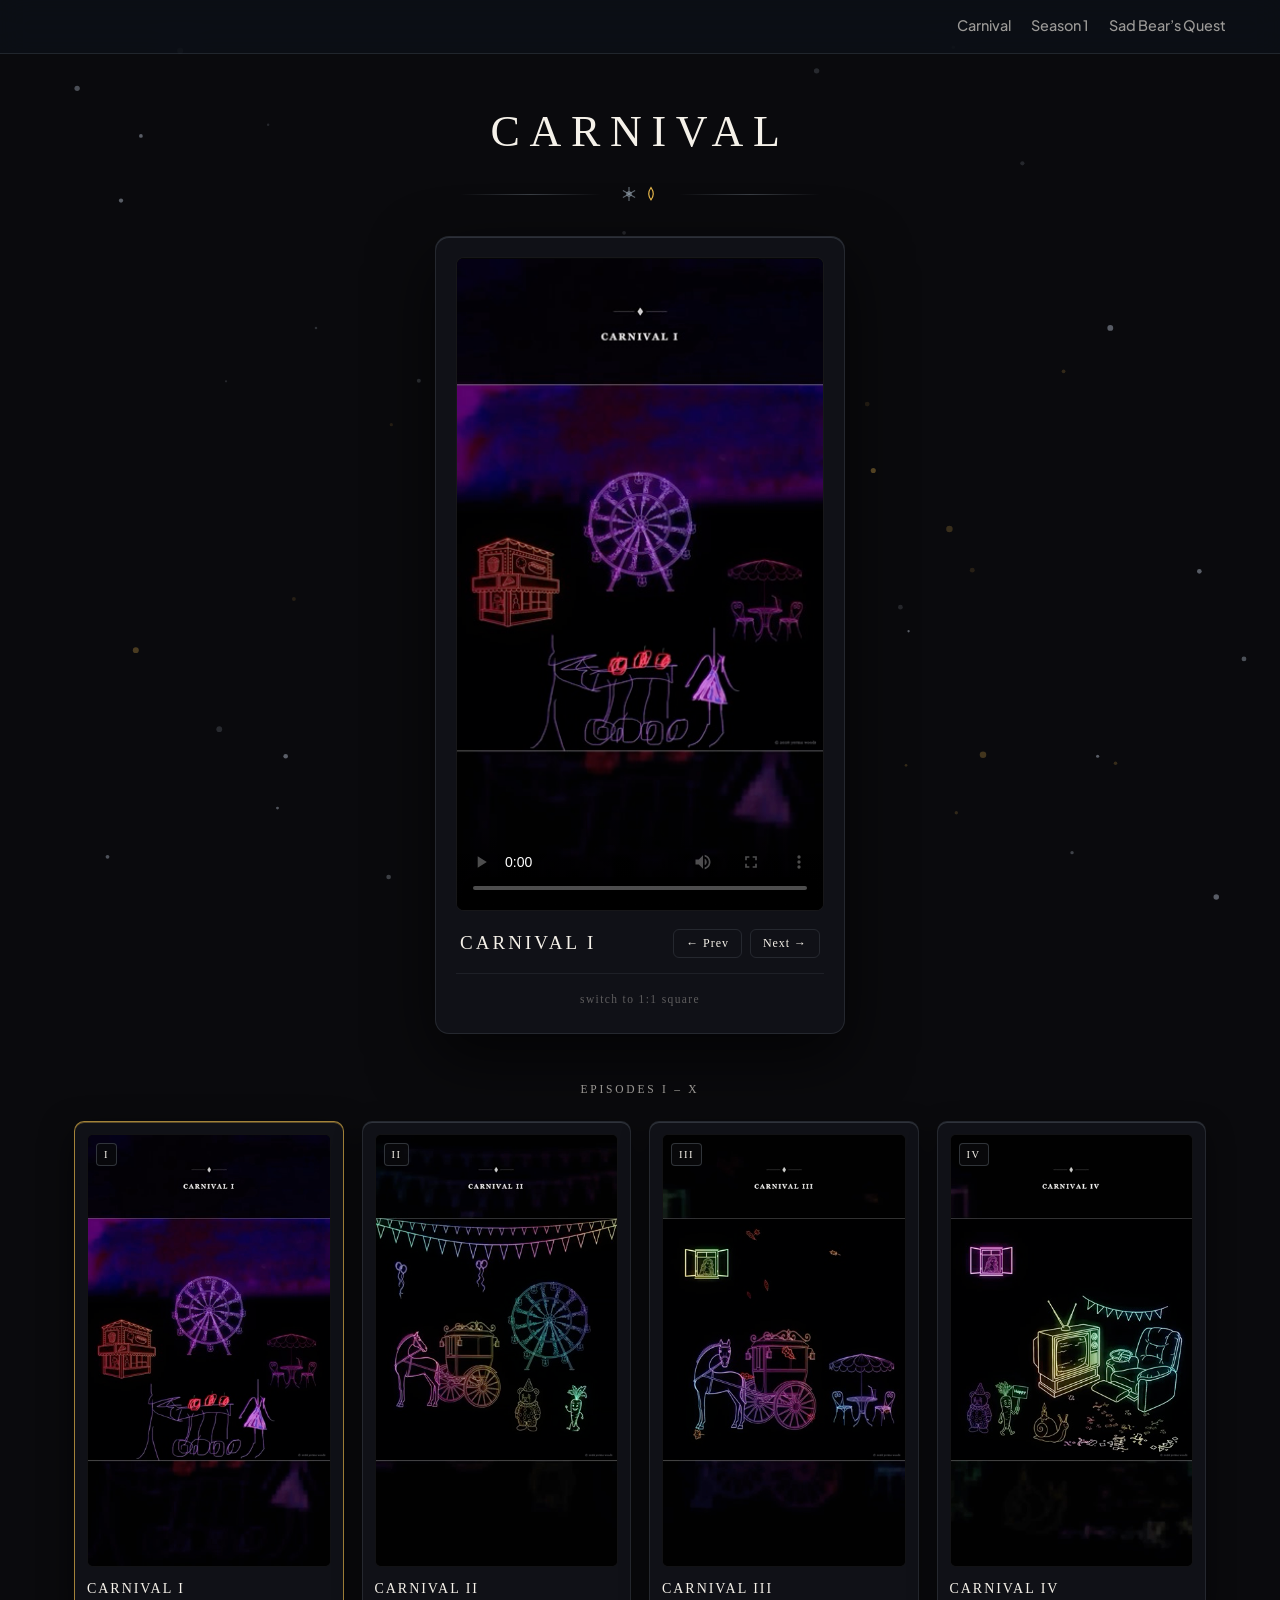
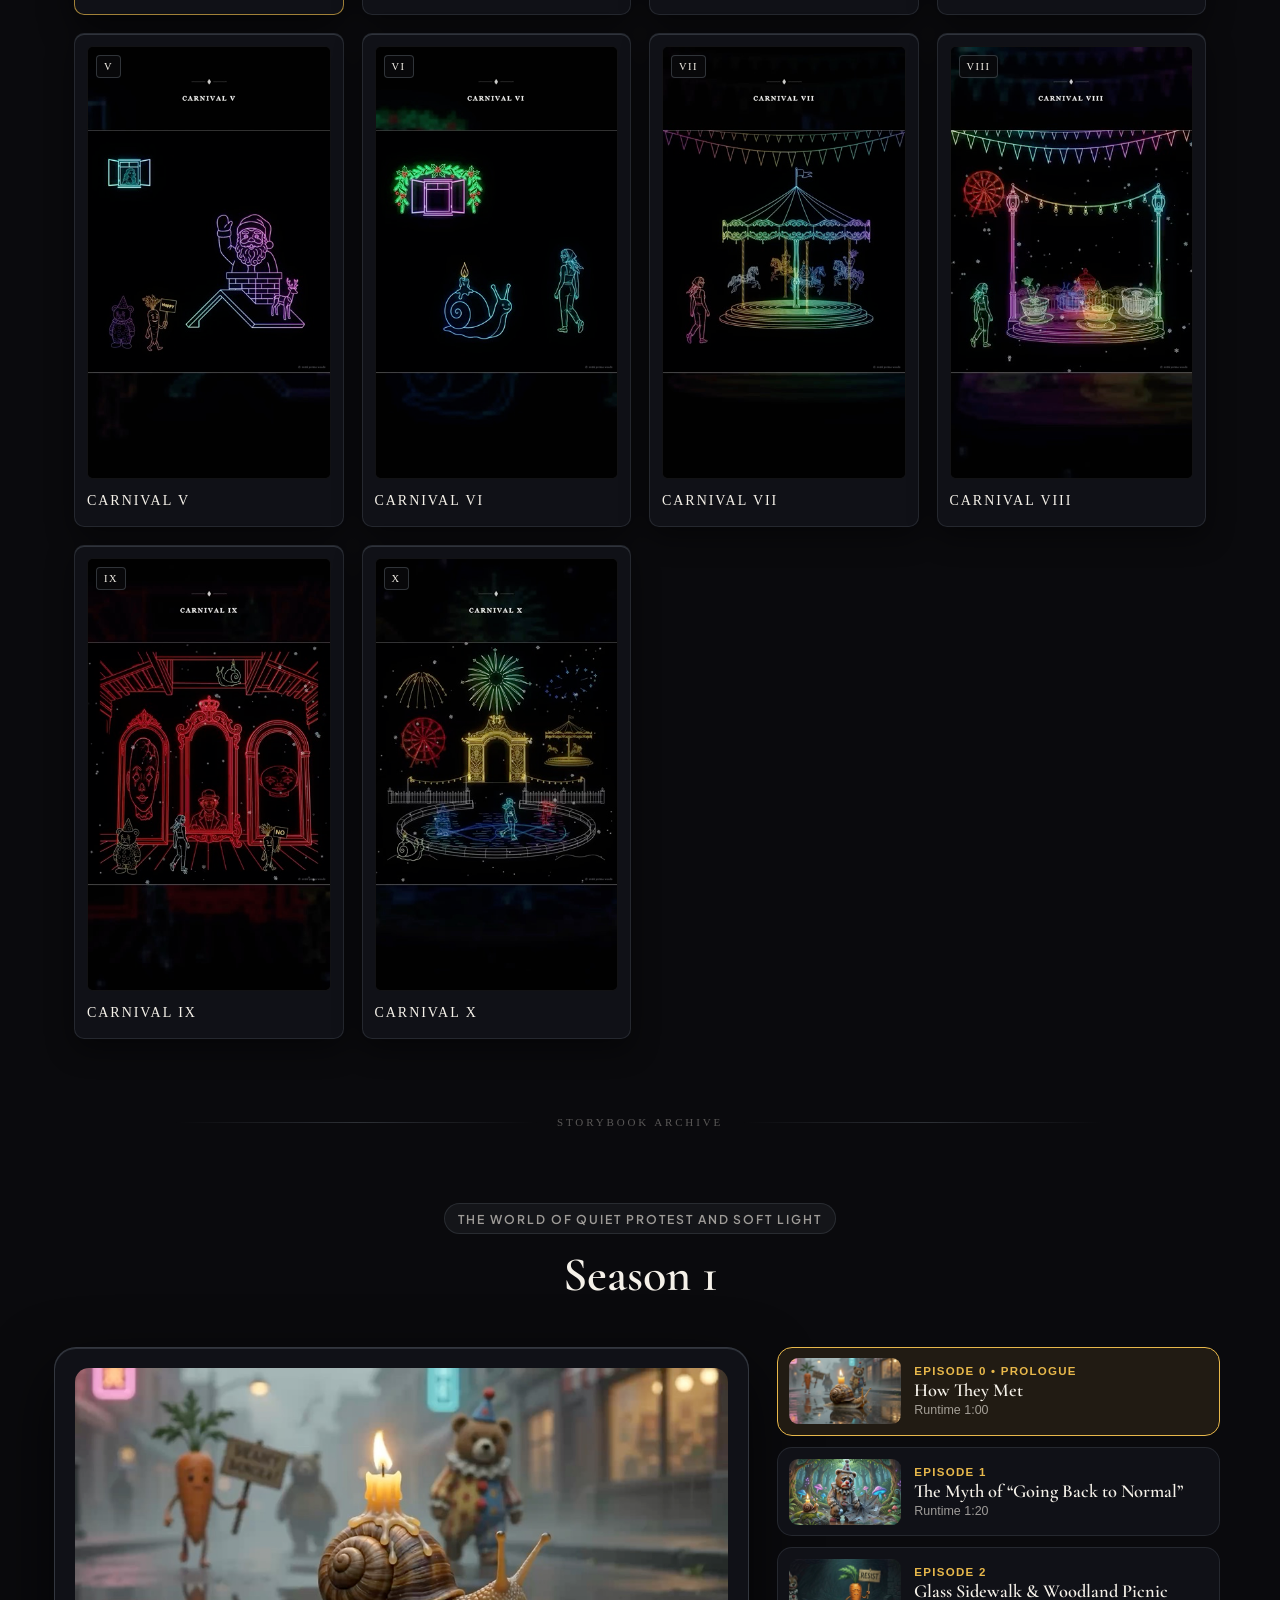
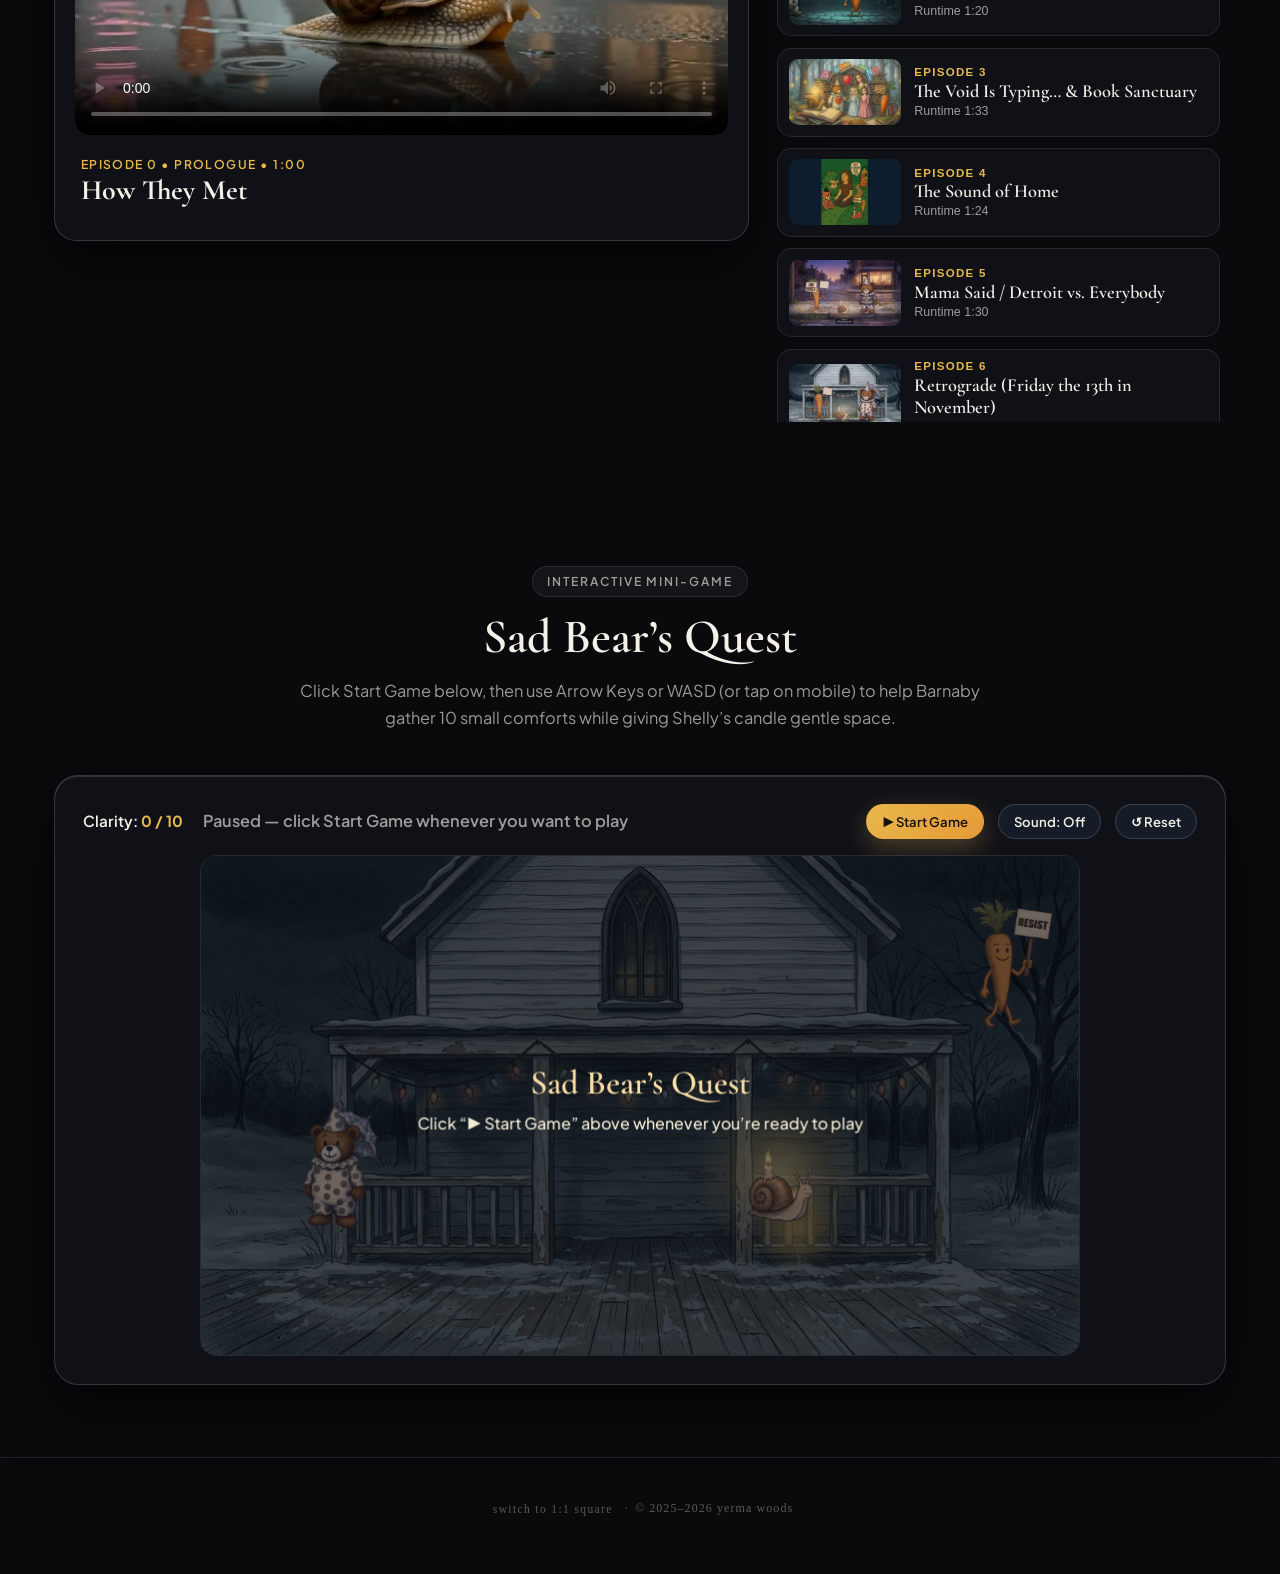
<file: index.html>
<!DOCTYPE html>
<html lang="en">
<head>
  <meta charset="UTF-8">
  <meta name="viewport" content="width=device-width, initial-scale=1.0">
  <base href="/">
  <meta name="robots" content="index, follow">
  <link rel="canonical" href="https://quietprotest.org/">
  <title>CARNIVAL — Screening Room</title>
  <meta name="author" content="yerma woods">
  <meta name="copyright" content="© 2025–2026 yerma woods">
  <meta name="description" id="metaDescription" content="CARNIVAL (Episodes I–X) — standalone music-first hollow-line chiaroscuro neon animation series, plus Season 1 of The World of Quiet Protest and Soft Light.">
  <meta name="keywords" content="yerma woods, Carnival, hollow-line animation, chiaroscuro animation, music-first animation, independent animation, Detroit winter, Quiet Protest">
  <meta property="og:site_name" content="Screening Room">
  <meta property="og:title" id="ogTitle" content="CARNIVAL — Screening Room">
  <meta property="og:description" id="ogDescription" content="CARNIVAL (Episodes I–X) — standalone music-first hollow-line chiaroscuro neon animation series.">
  <meta property="og:type" content="website">
  <meta property="og:url" content="https://quietprotest.org/">
  <meta property="og:image" id="ogImage" content="https://quietprotest.org/carnival/posters/sq_I.jpg">
  <meta name="twitter:card" content="summary_large_image">
  <meta name="twitter:title" id="twTitle" content="CARNIVAL — Screening Room">
  <meta name="twitter:description" id="twDescription" content="CARNIVAL (Episodes I–X) — standalone music-first hollow-line chiaroscuro neon animation series.">
  <meta name="twitter:image" id="twImage" content="https://quietprotest.org/carnival/posters/sq_I.jpg">

  <script type="application/ld+json">
  {
    "@context": "https://schema.org",
    "@type": "CreativeWorkSeries",
    "name": "CARNIVAL",
    "url": "https://quietprotest.org/",
    "creator": { "@type": "Person", "name": "Yerma Woods" },
    "copyrightHolder": { "@type": "Person", "name": "Yerma Woods" },
    "copyrightYear": 2026,
    "description": "Standalone music-first, beat-synced sparse hollow-line chiaroscuro neon animation series across square and vertical movements.",
    "hasPart": [
      { "@type": "VideoObject", "position": 1, "name": "CARNIVAL I", "description": "Fresco Storm Sky, Candied Apples & Closing Candle Holdout", "thumbnailUrl": "https://quietprotest.org/carnival/posters/sq_I.jpg", "contentUrl": "https://quietprotest.org/carnival/videos/carnival_I_9x16_full.mp4", "uploadDate": "2026-11-25", "duration": "PT1M", "creator": { "@type": "Person", "name": "Yerma Woods" } },
      { "@type": "VideoObject", "position": 2, "name": "CARNIVAL II", "description": "Fairgrounds Ferris Wheel, Concession Midway & Jazz Bandstand", "thumbnailUrl": "https://quietprotest.org/carnival/posters/sq_II.jpg", "contentUrl": "https://quietprotest.org/carnival/videos/carnival_II_9x16_full.mp4", "uploadDate": "2026-11-25", "duration": "PT1M", "creator": { "@type": "Person", "name": "Yerma Woods" } },
      { "@type": "VideoObject", "position": 3, "name": "CARNIVAL III", "description": "Open Window Bridge, Horse Viewer Turn & Swirling Autumn Leaves", "thumbnailUrl": "https://quietprotest.org/carnival/posters/sq_III.jpg", "contentUrl": "https://quietprotest.org/carnival/videos/carnival_III_9x16_full.mp4", "uploadDate": "2026-11-25", "duration": "PT1M", "creator": { "@type": "Person", "name": "Yerma Woods" } },
      { "@type": "VideoObject", "position": 4, "name": "CARNIVAL IV", "description": "Foil-Tray Steam, TV Confetti Shower & Autumn-to-Snow Drift", "thumbnailUrl": "https://quietprotest.org/carnival/posters/sq_IV.jpg", "contentUrl": "https://quietprotest.org/carnival/videos/carnival_IV_9x16_full.mp4", "uploadDate": "2026-11-25", "duration": "PT1M", "creator": { "@type": "Person", "name": "Yerma Woods" } },
      { "@type": "VideoObject", "position": 5, "name": "CARNIVAL V", "description": "Inverted Spinning Christmas Tree, Rooftop Santa & Stoplight", "thumbnailUrl": "https://quietprotest.org/carnival/posters/sq_V.jpg", "contentUrl": "https://quietprotest.org/carnival/videos/carnival_V_9x16_full.mp4", "uploadDate": "2026-11-25", "duration": "PT1M", "creator": { "@type": "Person", "name": "Yerma Woods" } },
      { "@type": "VideoObject", "position": 6, "name": "CARNIVAL VI", "description": "Whispered Frame Shutter Slam, Holiday Aftermath & Mary's Walk-Out", "thumbnailUrl": "https://quietprotest.org/carnival/posters/sq_VI.jpg", "contentUrl": "https://quietprotest.org/carnival/videos/carnival_VI_9x16_full.mp4", "uploadDate": "2026-11-25", "duration": "PT1M", "creator": { "@type": "Person", "name": "Yerma Woods" } },
      { "@type": "VideoObject", "position": 7, "name": "CARNIVAL VII", "description": "Match Spark, Midnight 3D Merry-Go-Round & Empty Ghost Horse", "thumbnailUrl": "https://quietprotest.org/carnival/posters/sq_VII.jpg", "contentUrl": "https://quietprotest.org/carnival/videos/carnival_VII_9x16_full.mp4", "uploadDate": "2026-11-25", "duration": "PT1M", "creator": { "@type": "Person", "name": "Yerma Woods" } },
      { "@type": "VideoObject", "position": 8, "name": "CARNIVAL VIII", "description": "Dual-Axis Spinning Teacups, Snowfall & Molten Ferris Wheel", "thumbnailUrl": "https://quietprotest.org/carnival/posters/sq_VIII.jpg", "contentUrl": "https://quietprotest.org/carnival/videos/carnival_VIII_9x16_full.mp4", "uploadDate": "2026-11-25", "duration": "PT1M", "creator": { "@type": "Person", "name": "Yerma Woods" } },
      { "@type": "VideoObject", "position": 9, "name": "CARNIVAL IX", "description": "Scary Red Funhouse Discovery, One-Way Cool Blue Reclamation & 1-Beat Glass Drop", "thumbnailUrl": "https://quietprotest.org/carnival/posters/sq_IX.jpg", "contentUrl": "https://quietprotest.org/carnival/videos/carnival_IX_9x16_full.mp4", "uploadDate": "2026-11-25", "duration": "PT1M", "creator": { "@type": "Person", "name": "Yerma Woods" } },
      { "@type": "VideoObject", "position": 10, "name": "CARNIVAL X", "description": "Skate-Drop Transform, Detroit Winter Rink & Cracked-Ice Cliffhanger", "thumbnailUrl": "https://quietprotest.org/carnival/posters/sq_X.jpg", "contentUrl": "https://quietprotest.org/carnival/videos/carnival_X_9x16_full.mp4", "uploadDate": "2026-11-25", "duration": "PT1M", "creator": { "@type": "Person", "name": "Yerma Woods" } }
    ]
  }
  </script>

  <link rel="preconnect" href="https://fonts.googleapis.com">
  <link rel="preconnect" href="https://fonts.gstatic.com" crossorigin>
  <link href="https://fonts.googleapis.com/css2?family=Cormorant+Garamond:ital,wght@0,500;0,600;0,700;1,400;1,600&family=Plus+Jakarta+Sans:wght@400;500;600;700&display=swap" rel="stylesheet">
  <link rel="stylesheet" href="styles.css?v=7">
</head>
<body class="carnival-mode-9x16">
  <canvas id="fireflyCanvas" aria-hidden="true"></canvas>

  <header class="site-nav">
    <div class="nav-inner nav-inner-minimal">
      <nav class="nav-links" aria-label="Primary">
        <a href="#carnival">Carnival</a>
        <a href="#watch">Season 1</a>
        <a href="#quest">Sad Bear’s Quest</a>
      </nav>
    </div>
  </header>

  <main id="top">
    <!-- 1. Featured Marquee: CARNIVAL (Episodes I – X) -->
    <section id="carnival" class="carnival-showcase" aria-label="Carnival Screening Room">
      <div class="carnival-header">
        <h1 class="carnival-h1">CARNIVAL</h1>
        <div class="carnival-filigree" aria-hidden="true">
          <svg width="46" height="20" viewBox="0 0 46 20" fill="none" stroke="currentColor" stroke-width="1.15">
            <line x1="12" y1="3" x2="12" y2="17"/>
            <line x1="5.9" y1="6.5" x2="18.1" y2="13.5"/>
            <line x1="18.1" y1="6.5" x2="5.9" y2="13.5"/>
            <circle cx="12" cy="10" r="2.2"/>
            <path d="M34 3.5 C36.8 7.5, 37.5 11.2, 34 15.8 C30.5 11.2, 31.2 7.5, 34 3.5 Z" stroke="#e8b84b"/>
          </svg>
        </div>
      </div>

      <div class="carnival-theater-card vertical-stage" id="carnivalTheaterCard">
        <div class="carnival-stage-frame">
          <video
            id="carnivalPlayer"
            controls
            controlsList="nodownload noplaybackrate"
            disablePictureInPicture
            playsinline
            preload="metadata"
            oncontextmenu="return false;"
          ></video>
        </div>
        <div class="carnival-stage-meta">
          <div class="carnival-stage-title" id="carnivalStageTitle">CARNIVAL I</div>
          <div class="carnival-stage-nav">
            <button class="carnival-nav-btn" id="carnivalPrevBtn" type="button">&larr; Prev</button>
            <button class="carnival-nav-btn" id="carnivalNextBtn" type="button">Next &rarr;</button>
          </div>
        </div>
        <div class="carnival-format-foot">
          <button class="carnival-format-link" id="btnCarnivalFormat" type="button">switch to 1:1 square</button>
        </div>
      </div>

      <div class="carnival-section-label">Episodes I – X</div>
      <div class="carnival-episode-grid" id="carnivalEpisodeGrid"></div>
    </section>

    <div class="archive-divider" aria-hidden="true">
      <span class="archive-divider-line"></span>
      <span class="archive-divider-label">Storybook Archive</span>
      <span class="archive-divider-line"></span>
    </div>

    <!-- 2. Secondary Archive: The World of Quiet Protest and Soft Light — Season 1 -->
    <section id="watch" class="section archive-section">
      <div class="section-header">
        <span class="eyebrow">The World of Quiet Protest and Soft Light</span>
        <h2 class="section-title">Season 1</h2>
      </div>

      <div class="theater-grid">
        <div class="player-card">
          <div id="videoStage" class="video-stage">
            <video id="mainVideo" controls controlsList="nodownload noplaybackrate" disablePictureInPicture playsinline preload="metadata" poster="assets/posters/ep0.jpg"></video>
          </div>
          <div class="player-meta">
            <div class="player-top-row">
              <div>
                <div id="nowPlayingBadge" class="now-playing-badge">Episode 0 • 1:00</div>
                <h3 id="playerTitle" class="player-title">How They Met</h3>
              </div>
            </div>
          </div>
        </div>

        <div id="episodePlaylist" class="playlist" aria-label="Season 1 episode selection"></div>
      </div>
    </section>

    <!-- 3. Sad Bear's Quest Mini-Game -->
    <section id="quest" class="section archive-section">
      <div class="section-header">
        <span class="eyebrow">Interactive Mini-Game</span>
        <h2 class="section-title">Sad Bear’s Quest</h2>
        <p class="section-sub">Click Start Game below, then use Arrow Keys or WASD (or tap on mobile) to help Barnaby gather 10 small comforts while giving Shelly’s candle gentle space.</p>
      </div>

      <div class="game-shell">
        <div class="game-hud">
          <div class="hud-stats">
            <div class="hud-stat">Clarity: <span id="questScore">0 / 10</span></div>
            <div id="questStatus" class="section-sub">Paused — click Start Game whenever you want to play</div>
          </div>
          <div class="btn-row">
            <button id="questStartBtn" type="button" class="btn btn-primary btn-sm">▶ Start Game</button>
            <button id="questMuteBtn" type="button" class="btn btn-secondary btn-sm">Sound: Off</button>
            <button id="questResetBtn" type="button" class="btn btn-secondary btn-sm">↺ Reset</button>
          </div>
        </div>

        <div class="game-canvas-wrap">
          <canvas id="questCanvas" width="880" height="500"></canvas>
        </div>

        <div class="touch-controls" aria-label="Touch directional controls">
          <button type="button" class="touch-btn" data-dir="arrowleft" aria-label="Move Left">◀</button>
          <button type="button" class="touch-btn" data-dir="arrowup" aria-label="Move Up">▲</button>
          <button type="button" class="touch-btn" data-dir="arrowdown" aria-label="Move Down">▼</button>
          <button type="button" class="touch-btn" data-dir="arrowright" aria-label="Move Right">▶</button>
        </div>
      </div>
    </section>
  </main>

  <footer class="site-footer">
    <div class="footer-bottom-row">
      <button class="carnival-format-link" id="btnFooterCarnivalFormat" type="button">switch to 1:1 square</button>
      <span aria-hidden="true">&nbsp;&middot;&nbsp;</span>
      <span class="footer-credit">&copy; 2025–2026 yerma woods</span>
    </div>
  </footer>

  <script src="app.js?v=10"></script>
</body>
</html>
</file>
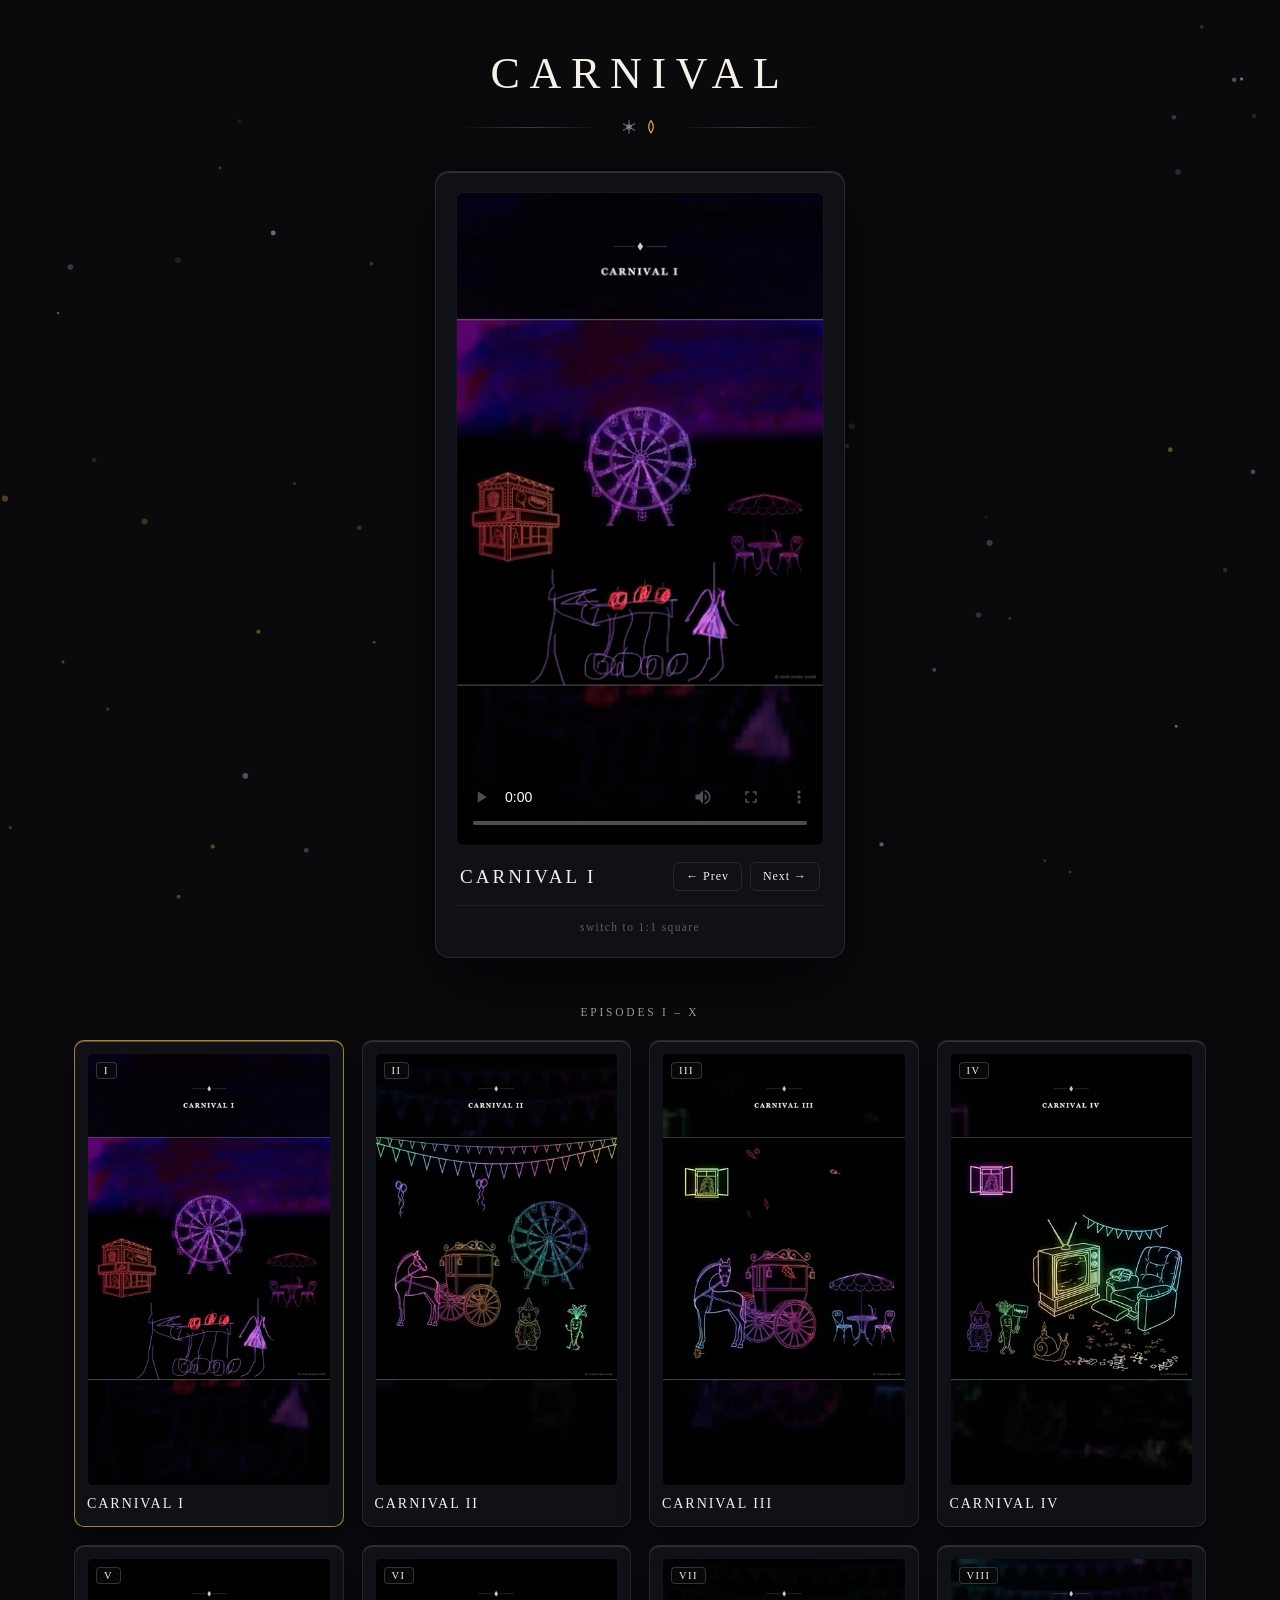
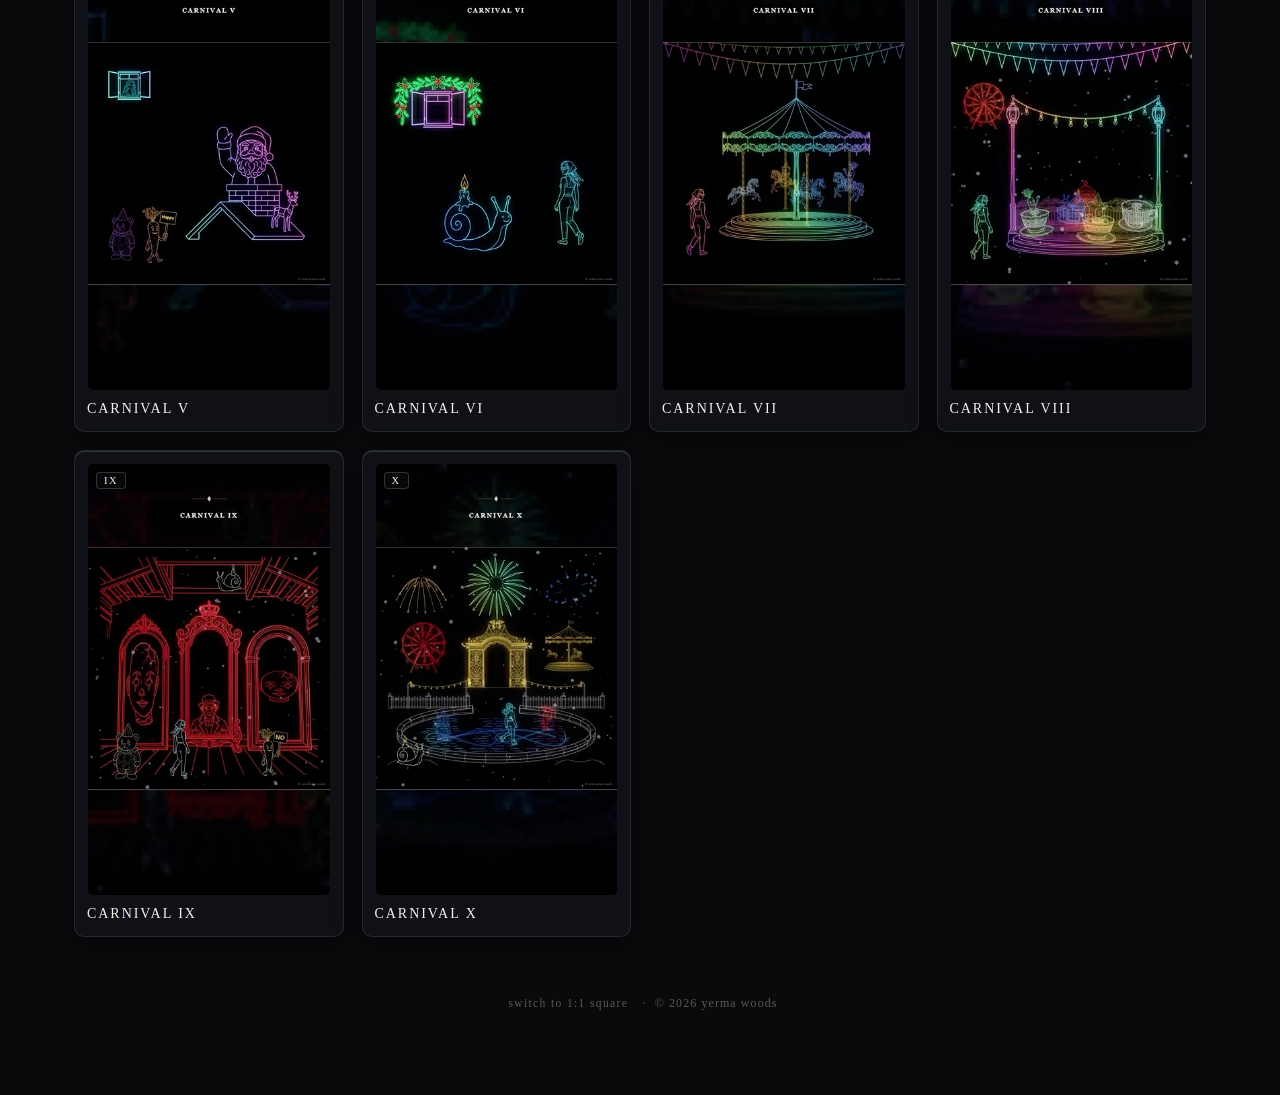
<file: carnival/index.html>
<!DOCTYPE html>
<html lang="en">
<head>
  <meta charset="UTF-8" />
  <meta name="viewport" content="width=device-width, initial-scale=1.0" />
  <meta name="robots" content="index, follow" />
  <link rel="canonical" href="https://quietprotest.org/carnival/" />
  <title>CARNIVAL — Screening Room</title>
  <meta name="author" content="yerma woods" />
  <meta name="copyright" content="© 2026 yerma woods" />
  <meta name="description" id="metaDescription" content="CARNIVAL (Episodes I–X) by Yerma Woods — standalone music-first hollow-line chiaroscuro neon animation series spanning dark brass, midnight fairground noir, and Detroit winter." />
  <meta name="keywords" content="Yerma Woods, Carnival, hollow-line animation, chiaroscuro animation, music-first animation, independent animation, Detroit winter" />
  <meta property="og:site_name" content="Yerma Woods — Screening Room" />
  <meta property="og:title" id="ogTitle" content="CARNIVAL — Screening Room | Yerma Woods" />
  <meta property="og:description" id="ogDescription" content="CARNIVAL (Episodes I–X) by Yerma Woods — standalone music-first hollow-line chiaroscuro neon animation series." />
  <meta property="og:type" content="website" />
  <meta property="og:url" content="https://quietprotest.org/carnival/" />
  <meta property="og:image" id="ogImage" content="https://quietprotest.org/carnival/posters/sq_I.jpg" />
  <meta name="twitter:card" content="summary_large_image" />
  <meta name="twitter:title" id="twTitle" content="CARNIVAL — Screening Room | Yerma Woods" />
  <meta name="twitter:description" id="twDescription" content="CARNIVAL (Episodes I–X) by Yerma Woods — standalone music-first hollow-line chiaroscuro neon animation series." />
  <meta name="twitter:image" id="twImage" content="https://quietprotest.org/carnival/posters/sq_I.jpg" />
  <script type="application/ld+json">
  {
    "@context": "https://schema.org",
    "@type": "CreativeWorkSeries",
    "name": "CARNIVAL",
    "url": "https://quietprotest.org/carnival/",
    "creator": {
      "@type": "Person",
      "name": "Yerma Woods"
    },
    "copyrightHolder": {
      "@type": "Person",
      "name": "Yerma Woods"
    },
    "copyrightYear": 2026,
    "description": "Standalone music-first, beat-synced sparse hollow-line chiaroscuro neon animation series by Yerma Woods across ten square and vertical movements.",
    "hasPart": [
      {
        "@type": "VideoObject",
        "position": 1,
        "name": "CARNIVAL I",
        "description": "Fresco Storm Sky, Candied Apples & Closing Candle Holdout",
        "thumbnailUrl": "https://quietprotest.org/carnival/posters/sq_I.jpg",
        "contentUrl": "https://quietprotest.org/carnival/videos/carnival_I_square.mp4",
        "uploadDate": "2026-11-25",
        "duration": "PT1M",
        "creator": { "@type": "Person", "name": "Yerma Woods" }
      },
      {
        "@type": "VideoObject",
        "position": 2,
        "name": "CARNIVAL II",
        "description": "Fairgrounds Ferris Wheel, Concession Midway & Jazz Bandstand",
        "thumbnailUrl": "https://quietprotest.org/carnival/posters/sq_II.jpg",
        "contentUrl": "https://quietprotest.org/carnival/videos/carnival_II_square.mp4",
        "uploadDate": "2026-11-25",
        "duration": "PT1M",
        "creator": { "@type": "Person", "name": "Yerma Woods" }
      },
      {
        "@type": "VideoObject",
        "position": 3,
        "name": "CARNIVAL III",
        "description": "Open Window Bridge, Horse Viewer Turn & Swirling Autumn Leaves",
        "thumbnailUrl": "https://quietprotest.org/carnival/posters/sq_III.jpg",
        "contentUrl": "https://quietprotest.org/carnival/videos/carnival_III_square.mp4",
        "uploadDate": "2026-11-25",
        "duration": "PT1M",
        "creator": { "@type": "Person", "name": "Yerma Woods" }
      },
      {
        "@type": "VideoObject",
        "position": 4,
        "name": "CARNIVAL IV",
        "description": "Foil-Tray Steam, TV Confetti Shower & Autumn-to-Snow Drift",
        "thumbnailUrl": "https://quietprotest.org/carnival/posters/sq_IV.jpg",
        "contentUrl": "https://quietprotest.org/carnival/videos/carnival_IV_square.mp4",
        "uploadDate": "2026-11-25",
        "duration": "PT1M",
        "creator": { "@type": "Person", "name": "Yerma Woods" }
      },
      {
        "@type": "VideoObject",
        "position": 5,
        "name": "CARNIVAL V",
        "description": "Inverted Spinning Christmas Tree, Rooftop Santa & Stoplight",
        "thumbnailUrl": "https://quietprotest.org/carnival/posters/sq_V.jpg",
        "contentUrl": "https://quietprotest.org/carnival/videos/carnival_V_square.mp4",
        "uploadDate": "2026-11-25",
        "duration": "PT1M",
        "creator": { "@type": "Person", "name": "Yerma Woods" }
      },
      {
        "@type": "VideoObject",
        "position": 6,
        "name": "CARNIVAL VI",
        "description": "Whispered Frame Shutter Slam, Holiday Aftermath & Mary's Walk-Out",
        "thumbnailUrl": "https://quietprotest.org/carnival/posters/sq_VI.jpg",
        "contentUrl": "https://quietprotest.org/carnival/videos/carnival_VI_square.mp4",
        "uploadDate": "2026-11-25",
        "duration": "PT1M",
        "creator": { "@type": "Person", "name": "Yerma Woods" }
      },
      {
        "@type": "VideoObject",
        "position": 7,
        "name": "CARNIVAL VII",
        "description": "Match Spark, Midnight 3D Merry-Go-Round & Empty Ghost Horse",
        "thumbnailUrl": "https://quietprotest.org/carnival/posters/sq_VII.jpg",
        "contentUrl": "https://quietprotest.org/carnival/videos/carnival_VII_square.mp4",
        "uploadDate": "2026-11-25",
        "duration": "PT1M",
        "creator": { "@type": "Person", "name": "Yerma Woods" }
      },
      {
        "@type": "VideoObject",
        "position": 8,
        "name": "CARNIVAL VIII",
        "description": "Dual-Axis Spinning Teacups, Snowfall & Molten Ferris Wheel",
        "thumbnailUrl": "https://quietprotest.org/carnival/posters/sq_VIII.jpg",
        "contentUrl": "https://quietprotest.org/carnival/videos/carnival_VIII_square.mp4",
        "uploadDate": "2026-11-25",
        "duration": "PT1M",
        "creator": { "@type": "Person", "name": "Yerma Woods" }
      },
      {
        "@type": "VideoObject",
        "position": 9,
        "name": "CARNIVAL IX",
        "description": "Scary Red Funhouse Discovery, One-Way Cool Blue Reclamation & 1-Beat Glass Drop",
        "thumbnailUrl": "https://quietprotest.org/carnival/posters/sq_IX.jpg",
        "contentUrl": "https://quietprotest.org/carnival/videos/carnival_IX_square.mp4",
        "uploadDate": "2026-11-25",
        "duration": "PT1M",
        "creator": { "@type": "Person", "name": "Yerma Woods" }
      },
      {
        "@type": "VideoObject",
        "position": 10,
        "name": "CARNIVAL X",
        "description": "Skate-Drop Transform, Detroit Winter Rink & Cracked-Ice Cliffhanger",
        "thumbnailUrl": "https://quietprotest.org/carnival/posters/sq_X.jpg",
        "contentUrl": "https://quietprotest.org/carnival/videos/carnival_X_square.mp4",
        "uploadDate": "2026-11-25",
        "duration": "PT1M",
        "creator": { "@type": "Person", "name": "Yerma Woods" }
      }
    ]
  }
  </script>
  <style>
    :root {
      --bg: #0a0a0d;
      --card-bg: #101117;
      --ink: #f5f1e9;
      --muted: rgba(245, 241, 233, 0.62);
      --faint: rgba(245, 241, 233, 0.34);
      --frost-rim: rgba(210, 228, 245, 0.16);
      --frost-border: rgba(210, 228, 245, 0.11);
      --gold: #e8b84b;
      --ice: #8ec8ff;
    }

    * { box-sizing: border-box; margin: 0; padding: 0; }

    body {
      background: var(--bg);
      color: var(--ink);
      font-family: Georgia, "Times New Roman", serif;
      min-height: 100vh;
      overflow-x: hidden;
      -webkit-font-smoothing: antialiased;
    }

    #fireflyCanvas {
      position: fixed;
      inset: 0;
      width: 100vw;
      height: 100vh;
      pointer-events: none;
      z-index: 0;
      opacity: 0.85;
      transition: opacity 0.6s ease;
    }
    body.is-playing #fireflyCanvas {
      opacity: 0.18;
    }

    .shell {
      position: relative;
      z-index: 1;
      max-width: 1180px;
      margin: 0 auto;
      padding: 48px 24px 84px;
    }

    header {
      text-align: center;
      margin-bottom: 34px;
    }

    .eyebrow {
      font-size: 11px;
      letter-spacing: 0.28em;
      text-transform: uppercase;
      color: var(--muted);
      margin-bottom: 10px;
    }

    h1 {
      font-weight: normal;
      font-size: clamp(28px, 4.5vw, 44px);
      letter-spacing: 0.22em;
      color: var(--ink);
      margin-bottom: 4px;
    }

    .filigree {
      display: flex;
      align-items: center;
      justify-content: center;
      gap: 16px;
      margin: 18px auto 0;
      max-width: 360px;
      color: rgba(210, 228, 245, 0.42);
    }
    .filigree::before,
    .filigree::after {
      content: "";
      flex: 1;
      height: 1px;
      background: linear-gradient(90deg, transparent, rgba(210, 228, 245, 0.24), transparent);
    }

    .theater-card {
      max-width: 680px;
      margin: 0 auto 48px;
      background: var(--card-bg);
      border: 1px solid var(--frost-border);
      box-shadow: inset 0 1px 0 var(--frost-rim), 0 26px 70px rgba(0, 0, 0, 0.72);
      border-radius: 14px;
      padding: 20px 20px 22px;
      transition: max-width 0.28s ease;
    }
    .theater-card.vertical-stage {
      max-width: 410px;
    }

    .stage-frame {
      position: relative;
      width: 100%;
      aspect-ratio: 1 / 1;
      background: #050507;
      border-radius: 8px;
      overflow: hidden;
      border: 1px solid rgba(255, 255, 255, 0.07);
    }
    .theater-card.vertical-stage .stage-frame {
      aspect-ratio: 9 / 16;
    }

    .stage-frame video {
      width: 100%;
      height: 100%;
      display: block;
      object-fit: contain;
      background: #050507;
    }

    .stage-meta {
      display: flex;
      justify-content: space-between;
      align-items: center;
      gap: 16px;
      margin-top: 16px;
      padding: 0 4px;
    }
    .stage-title {
      font-size: 19px;
      letter-spacing: 0.16em;
    }
    .stage-nav {
      display: flex;
      gap: 8px;
      flex-shrink: 0;
    }
    .nav-btn {
      background: transparent;
      color: var(--ink);
      border: 1px solid var(--frost-border);
      border-radius: 6px;
      padding: 6px 12px;
      font-family: inherit;
      font-size: 12px;
      letter-spacing: 0.08em;
      cursor: pointer;
    }
    .nav-btn:hover {
      border-color: rgba(232, 184, 75, 0.55);
      color: var(--gold);
    }

    .stage-format-foot {
      margin-top: 14px;
      padding-top: 11px;
      border-top: 1px solid rgba(210, 228, 245, 0.07);
      text-align: center;
    }
    .format-switch-link {
      background: none;
      border: none;
      color: var(--faint);
      font-family: inherit;
      font-size: 11.5px;
      letter-spacing: 0.12em;
      text-transform: lowercase;
      cursor: pointer;
      padding: 2px 6px;
      transition: color 0.2s ease;
    }
    .format-switch-link:hover {
      color: var(--ink);
    }

    .section-label {
      text-align: center;
      font-size: 11.5px;
      letter-spacing: 0.24em;
      text-transform: uppercase;
      color: var(--muted);
      margin-bottom: 22px;
    }

    .episode-grid {
      display: grid;
      grid-template-columns: repeat(auto-fill, minmax(215px, 1fr));
      gap: 18px;
    }

    .ep-card {
      background: var(--card-bg);
      border: 1px solid var(--frost-border);
      box-shadow: inset 0 1px 0 var(--frost-rim), 0 10px 28px rgba(0, 0, 0, 0.45);
      border-radius: 10px;
      padding: 12px;
      cursor: pointer;
      transition: transform 0.18s ease, border-color 0.18s ease;
    }
    .ep-card:hover {
      transform: translateY(-2px);
      border-color: rgba(210, 228, 245, 0.32);
    }
    .ep-card.current {
      border-color: rgba(232, 184, 75, 0.68);
      box-shadow: inset 0 1px 0 rgba(232, 184, 75, 0.35), 0 12px 32px rgba(0, 0, 0, 0.6);
    }

    .ep-thumb {
      width: 100%;
      aspect-ratio: 1 / 1;
      background: #050507;
      border-radius: 6px;
      overflow: hidden;
      margin-bottom: 10px;
      position: relative;
      border: 1px solid rgba(255, 255, 255, 0.05);
    }
    body.mode-9x16 .ep-thumb {
      aspect-ratio: 9 / 16;
    }
    .ep-thumb img {
      width: 100%;
      height: 100%;
      object-fit: cover;
      display: block;
      user-select: none;
      -webkit-user-drag: none;
    }
    .ep-badge {
      position: absolute;
      top: 8px;
      left: 8px;
      background: rgba(10, 10, 13, 0.82);
      border: 1px solid rgba(210, 228, 245, 0.2);
      border-radius: 4px;
      padding: 2px 7px;
      font-size: 10.5px;
      letter-spacing: 0.14em;
      color: var(--ink);
    }

    .ep-name {
      font-size: 14px;
      letter-spacing: 0.14em;
      margin-bottom: 2px;
    }

    footer {
      text-align: center;
      margin-top: 58px;
      font-size: 12px;
      letter-spacing: 0.09em;
      text-transform: lowercase;
      color: var(--faint);
    }
  </style>
</head>
<body class="mode-9x16">
  <canvas id="fireflyCanvas" aria-hidden="true"></canvas>

  <main class="shell">
    <header>
      <h1>CARNIVAL</h1>
      <div class="filigree" aria-hidden="true">
        <svg width="46" height="20" viewBox="0 0 46 20" fill="none" stroke="currentColor" stroke-width="1.15">
          <line x1="12" y1="3" x2="12" y2="17"/>
          <line x1="5.9" y1="6.5" x2="18.1" y2="13.5"/>
          <line x1="18.1" y1="6.5" x2="5.9" y2="13.5"/>
          <circle cx="12" cy="10" r="2.2"/>
          <path d="M34 3.5 C36.8 7.5, 37.5 11.2, 34 15.8 C30.5 11.2, 31.2 7.5, 34 3.5 Z" stroke="#e8b84b"/>
        </svg>
      </div>
    </header>

    <section class="theater-card vertical-stage" id="theaterCard" aria-label="Featured screening player">
      <div class="stage-frame">
        <video
          id="mainPlayer"
          controls
          controlsList="nodownload noplaybackrate"
          disablePictureInPicture
          playsinline
          preload="metadata"
          oncontextmenu="return false;"
        ></video>
      </div>
      <div class="stage-meta">
        <div class="stage-title" id="stageTitle">CARNIVAL I</div>
        <div class="stage-nav">
          <button class="nav-btn" id="prevBtn" type="button">&larr; Prev</button>
          <button class="nav-btn" id="nextBtn" type="button">Next &rarr;</button>
        </div>
      </div>
      <div class="stage-format-foot">
        <button class="format-switch-link" id="btnToggleFormat" type="button">switch to 1:1 square</button>
      </div>
    </section>

    <div class="section-label">Episodes I – X</div>
    <section class="episode-grid" id="episodeGrid"></section>

    <footer>
      <button class="format-switch-link" id="btnFooterFormat" type="button">switch to 1:1 square</button>
      <span aria-hidden="true">&nbsp;&middot;&nbsp;</span>
      <span>&copy; 2026 yerma woods</span>
    </footer>
  </main>

  <script>
    const EPISODES = [
      { roman: "I",    title: "CARNIVAL I",    sub: "Fresco Storm Sky, Candied Apples & Closing Candle Holdout" },
      { roman: "II",   title: "CARNIVAL II",   sub: "Fairgrounds Ferris Wheel, Concession Midway & Jazz Bandstand" },
      { roman: "III",  title: "CARNIVAL III",  sub: "Open Window Bridge, Horse Viewer Turn & Swirling Autumn Leaves" },
      { roman: "IV",   title: "CARNIVAL IV",   sub: "Foil-Tray Steam, TV Confetti Shower & Autumn-to-Snow Drift" },
      { roman: "V",    title: "CARNIVAL V",    sub: "Inverted Spinning Christmas Tree, Rooftop Santa & Stoplight" },
      { roman: "VI",   title: "CARNIVAL VI",   sub: "Whispered Frame Shutter Slam, Holiday Aftermath & Mary's Walk-Out" },
      { roman: "VII",  title: "CARNIVAL VII",  sub: "Match Spark, Midnight 3D Merry-Go-Round & Empty Ghost Horse" },
      { roman: "VIII", title: "CARNIVAL VIII", sub: "Dual-Axis Spinning Teacups, Snowfall & Molten Ferris Wheel" },
      { roman: "IX",   title: "CARNIVAL IX",   sub: "Scary Red Funhouse Discovery, One-Way Cool Blue Reclamation & 1-Beat Glass Drop" },
      { roman: "X",    title: "CARNIVAL X",    sub: "Skate-Drop Transform, Detroit Winter Rink & Cracked-Ice Cliffhanger" }
    ];

    let currentIdx = 0;
    let currentMode = "vFull"; // Default 9:16 Full ("vFull" | "sq")

    const mainPlayer = document.getElementById("mainPlayer");
    const stageTitle = document.getElementById("stageTitle");
    const theaterCard = document.getElementById("theaterCard");
    const grid = document.getElementById("episodeGrid");
    const btnToggleFormat = document.getElementById("btnToggleFormat");
    const btnFooterFormat = document.getElementById("btnFooterFormat");
    const metaDescEl = document.getElementById("metaDescription");
    const ogTitleEl = document.getElementById("ogTitle");
    const ogDescEl = document.getElementById("ogDescription");
    const ogImageEl = document.getElementById("ogImage");
    const twTitleEl = document.getElementById("twTitle");
    const twDescEl = document.getElementById("twDescription");
    const twImageEl = document.getElementById("twImage");

    const hashRoman = window.location.hash.replace("#", "").trim().toUpperCase();
    const hashMatch = EPISODES.findIndex((ep) => ep.roman === hashRoman);
    if (hashMatch >= 0) currentIdx = hashMatch;

    function srcFor(ep) {
      const r = ep.roman;
      const v = r === "IX" ? "?v=4" : "?v=1";
      return currentMode === "vFull" ? `videos/carnival_${r}_9x16_full.mp4${v}` : `videos/carnival_${r}_square.mp4${v}`;
    }

    function posterFor(ep) {
      const r = ep.roman;
      const v = r === "IX" ? "?v=4" : "?v=1";
      return currentMode === "sq" ? `posters/sq_${r}.jpg${v}` : `posters/v_${r}.jpg${v}`;
    }

    function updateFormatLabels() {
      const label = currentMode === "vFull" ? "switch to 1:1 square" : "switch to 9:16 vertical";
      if (btnToggleFormat) btnToggleFormat.textContent = label;
      if (btnFooterFormat) btnFooterFormat.textContent = label;
    }

    function renderGrid() {
      grid.innerHTML = "";
      EPISODES.forEach((ep, idx) => {
        const card = document.createElement("article");
        card.className = "ep-card" + (idx === currentIdx ? " current" : "");
        card.dataset.description = ep.sub;
        card.setAttribute("aria-label", `${ep.title} — ${ep.sub}`);
        card.innerHTML = `
          <div class="ep-thumb">
            <img src="${posterFor(ep)}" alt="${ep.title} — ${ep.sub}" loading="lazy" draggable="false" oncontextmenu="return false;" />
            <span class="ep-badge">${ep.roman}</span>
          </div>
          <div class="ep-name">${ep.title}</div>
        `;
        card.addEventListener("click", () => selectEpisode(idx, true));
        grid.appendChild(card);
      });
    }

    function selectEpisode(idx, autoplay = false, resumeTime = null) {
      currentIdx = (idx + EPISODES.length) % EPISODES.length;
      const ep = EPISODES[currentIdx];
      stageTitle.textContent = ep.title;
      mainPlayer.setAttribute("aria-label", `${ep.title} — ${ep.sub}`);

      const isSeamlessSwap = autoplay || resumeTime !== null;
      if (isSeamlessSwap) {
        mainPlayer.removeAttribute("poster");
        mainPlayer.style.opacity = "0";
        mainPlayer.style.transition = "opacity 0.14s ease";
      } else {
        mainPlayer.poster = posterFor(ep);
        mainPlayer.style.opacity = "1";
      }

      const revealPlayer = () => { mainPlayer.style.opacity = "1"; };
      mainPlayer.src = srcFor(ep);

      if (resumeTime !== null) {
        const targetT = Math.max(0.001, resumeTime);
        mainPlayer.addEventListener("loadedmetadata", function onMeta() {
          mainPlayer.removeEventListener("loadedmetadata", onMeta);
          const clamped = Math.min(targetT, Math.max(0, (mainPlayer.duration || targetT) - 0.08));
          mainPlayer.addEventListener("seeked", function onSeeked() {
            mainPlayer.removeEventListener("seeked", onSeeked);
            revealPlayer();
            if (autoplay) mainPlayer.play().catch(() => {});
          });
          mainPlayer.currentTime = clamped;
        });
      } else if (autoplay) {
        mainPlayer.addEventListener("loadeddata", function onData() {
          mainPlayer.removeEventListener("loadeddata", onData);
          revealPlayer();
        });
        mainPlayer.play().catch(() => { revealPlayer(); });
      }

      const fullTitle = `${ep.title} — CARNIVAL`;
      const fullDesc = `${ep.title} by yerma woods: ${ep.sub}.`;
      const absPoster = `https://quietprotest.org/carnival/posters/sq_${ep.roman}.jpg`;
      document.title = fullTitle;
      if (metaDescEl) metaDescEl.setAttribute("content", fullDesc);
      if (ogTitleEl) ogTitleEl.setAttribute("content", fullTitle);
      if (ogDescEl) ogDescEl.setAttribute("content", fullDesc);
      if (ogImageEl) ogImageEl.setAttribute("content", absPoster);
      if (twTitleEl) twTitleEl.setAttribute("content", fullTitle);
      if (twDescEl) twDescEl.setAttribute("content", fullDesc);
      if (twImageEl) twImageEl.setAttribute("content", absPoster);
      document.querySelectorAll(".ep-card").forEach((el, i) => {
        el.classList.toggle("current", i === currentIdx);
      });
    }

    function toggleFormat() {
      const wasPlaying = !mainPlayer.paused;
      const hasInteracted = wasPlaying || mainPlayer.currentTime > 0 || !mainPlayer.hasAttribute("poster");
      const savedTime = hasInteracted ? (mainPlayer.currentTime || 0) : null;
      currentMode = currentMode === "vFull" ? "sq" : "vFull";
      const isVert = currentMode === "vFull";
      theaterCard.classList.toggle("vertical-stage", isVert);
      document.body.classList.toggle("mode-9x16", isVert);
      updateFormatLabels();
      renderGrid();
      selectEpisode(currentIdx, wasPlaying, savedTime);
    }

    btnToggleFormat.addEventListener("click", toggleFormat);
    btnFooterFormat.addEventListener("click", toggleFormat);
    document.getElementById("prevBtn").addEventListener("click", () => selectEpisode(currentIdx - 1, true));
    document.getElementById("nextBtn").addEventListener("click", () => selectEpisode(currentIdx + 1, true));

    mainPlayer.addEventListener("play", () => document.body.classList.add("is-playing"));
    mainPlayer.addEventListener("pause", () => document.body.classList.remove("is-playing"));
    mainPlayer.addEventListener("ended", () => {
      document.body.classList.remove("is-playing");
      if (currentIdx < EPISODES.length - 1) selectEpisode(currentIdx + 1, true);
    });

    renderGrid();
    selectEpisode(currentIdx, false);

    (function initAmbient() {
      if (window.matchMedia && window.matchMedia("(prefers-reduced-motion: reduce)").matches) return;
      const canvas = document.getElementById("fireflyCanvas");
      const ctx = canvas.getContext("2d");
      let W = (canvas.width = window.innerWidth);
      let H = (canvas.height = window.innerHeight);
      window.addEventListener("resize", () => {
        W = canvas.width = window.innerWidth;
        H = canvas.height = window.innerHeight;
      });

      const particles = Array.from({ length: 54 }, (_, i) => {
        const isSnow = i % 3 !== 0;
        return {
          isSnow,
          x: Math.random() * W,
          y: Math.random() * H,
          r: isSnow ? 1.1 + Math.random() * 1.9 : 1.2 + Math.random() * 2.1,
          vy: isSnow ? 0.28 + Math.random() * 0.45 : -(0.16 + Math.random() * 0.28),
          vx: (Math.random() - 0.5) * 0.22,
          phase: Math.random() * Math.PI * 2,
          alpha: isSnow ? 0.22 + Math.random() * 0.34 : 0.18 + Math.random() * 0.32
        };
      });

      function tick(ts) {
        if (!document.body.classList.contains("is-playing")) {
          ctx.clearRect(0, 0, W, H);
          const t = ts * 0.001;
          for (const p of particles) {
            p.x += p.vx + Math.sin(t * 0.7 + p.phase) * 0.16;
            p.y += p.vy;
            if (p.y > H + 8) p.y = -8;
            if (p.y < -8) p.y = H + 8;
            if (p.x > W + 8) p.x = -8;
            if (p.x < -8) p.x = W + 8;
            const pulse = 0.72 + 0.28 * Math.sin(t * 1.4 + p.phase);
            ctx.beginPath();
            ctx.arc(p.x, p.y, p.r, 0, Math.PI * 2);
            ctx.fillStyle = p.isSnow
              ? `rgba(226, 238, 255, ${(p.alpha * pulse).toFixed(3)})`
              : `rgba(236, 184, 82, ${(p.alpha * pulse).toFixed(3)})`;
            ctx.fill();
          }
        }
        requestAnimationFrame(tick);
      }
      requestAnimationFrame(tick);
    })();
  </script>
</body>
</html>
</file>
<file: styles.css>
:root {
  --bg-deep: #0a0a0d;
  --bg-mid: #101117;
  --bg-card: #101117;
  --bg-card-hover: #151720;
  --parchment: #f5f1e9;
  --parchment-muted: rgba(245, 241, 233, 0.62);
  --faint: rgba(245, 241, 233, 0.34);
  --frost-rim: rgba(210, 228, 245, 0.16);
  --frost-border: rgba(210, 228, 245, 0.11);
  --amber: #e8b84b;
  --amber-soft: rgba(232, 184, 75, 0.12);
  --amber-glow: rgba(232, 184, 75, 0.34);
  --terracotta: #d97843;
  --moss: #7ba07b;
  --border: rgba(210, 228, 245, 0.11);
  --border-amber: rgba(210, 228, 245, 0.18);
  --shadow-lg: inset 0 1px 0 rgba(210, 228, 245, 0.15), 0 24px 64px rgba(0, 0, 0, 0.68);
  --font-serif: Georgia, 'Cormorant Garamond', 'Times New Roman', serif;
  --font-sans: 'Plus Jakarta Sans', -apple-system, BlinkMacSystemFont, sans-serif;
  --font-marker: 'Permanent Marker', 'Caveat', cursive;
}

* {
  box-sizing: border-box;
  margin: 0;
  padding: 0;
}

html {
  scroll-behavior: smooth;
  background-color: var(--bg-deep);
  color: var(--parchment);
  width: 100%;
  max-width: 100%;
  overflow-x: hidden;
}

body {
  font-family: var(--font-sans);
  background: var(--bg-deep);
  color: var(--parchment);
  line-height: 1.65;
  width: 100%;
  max-width: 100%;
  overflow-x: hidden;
  min-height: 100vh;
  -webkit-font-smoothing: antialiased;
}

img, canvas {
  -webkit-user-drag: none;
  user-select: none;
  -webkit-touch-callout: none;
}

#fireflyCanvas {
  position: fixed;
  inset: 0;
  width: 100%;
  height: 100%;
  pointer-events: none;
  z-index: 0;
  opacity: 0.72;
}

/* Navigation */
.site-nav {
  position: sticky;
  top: 0;
  z-index: 50;
  backdrop-filter: blur(14px);
  -webkit-backdrop-filter: blur(14px);
  background: rgba(12, 16, 23, 0.84);
  border-bottom: 1px solid var(--border);
}

.nav-inner {
  max-width: 1220px;
  margin: 0 auto;
  padding: 0.9rem 1.5rem;
  display: flex;
  align-items: center;
  justify-content: space-between;
  gap: 1rem;
  flex-wrap: wrap;
}

.brand {
  display: flex;
  align-items: baseline;
  gap: 0.65rem;
  text-decoration: none;
  color: var(--parchment);
}

.brand-title {
  font-family: var(--font-serif);
  font-size: 1.45rem;
  font-weight: 600;
  letter-spacing: 0.02em;
}

.brand-byline {
  font-size: 0.78rem;
  text-transform: uppercase;
  letter-spacing: 0.14em;
  color: var(--amber);
}

.nav-links {
  display: flex;
  gap: 1.25rem;
  flex-wrap: wrap;
}

.nav-links a {
  color: var(--parchment-muted);
  text-decoration: none;
  font-size: 0.9rem;
  font-weight: 500;
  transition: color 0.2s ease;
}

.nav-links a:hover {
  color: var(--amber);
}

/* Layout */
main, footer {
  position: relative;
  z-index: 1;
}

.section {
  max-width: 1220px;
  margin: 0 auto;
  padding: 4.5rem 1.5rem;
}

.section-header {
  text-align: center;
  max-width: 720px;
  margin: 0 auto 2.75rem;
}

.eyebrow {
  display: inline-block;
  font-size: 0.76rem;
  font-weight: 600;
  text-transform: uppercase;
  letter-spacing: 0.16em;
  color: var(--amber);
  background: var(--amber-soft);
  border: 1px solid var(--border-amber);
  padding: 0.28rem 0.85rem;
  border-radius: 999px;
  margin-bottom: 0.85rem;
}

.section-title {
  font-family: var(--font-serif);
  font-size: clamp(2.1rem, 4vw, 3rem);
  font-weight: 600;
  line-height: 1.15;
  margin-bottom: 0.75rem;
}

.section-sub {
  color: var(--parchment-muted);
  font-size: 1.02rem;
}

/* Hero Stage */
.hero {
  position: relative;
  max-width: 1260px;
  margin: 1.5rem auto 0;
  padding: 3rem 1.5rem 2.5rem;
}

.hero-stage {
  position: relative;
  border-radius: 26px;
  overflow: hidden;
  border: 1px solid var(--border-amber);
  box-shadow: var(--shadow-lg);
  background:
    linear-gradient(180deg, rgba(12, 16, 23, 0.58) 0%, rgba(12, 16, 23, 0.86) 72%, rgba(12, 16, 23, 0.96) 100%),
    url('assets/backgrounds/starry-night.jpg?v=3') center/cover no-repeat;
  padding: 3.5rem 2rem 2.5rem;
  display: grid;
  grid-template-columns: minmax(0, 1.1fr) minmax(0, 1fr);
  gap: 2rem;
  align-items: center;
}

.hero-copy {
  min-width: 0;
}

.hero-copy h1 {
  font-family: var(--font-serif);
  font-size: clamp(2.5rem, 5vw, 4.1rem);
  line-height: 1.06;
  font-weight: 600;
  margin-bottom: 1rem;
}

.hero-tagline {
  font-family: var(--font-serif);
  font-style: italic;
  font-size: 1.38rem;
  color: #f9dfa7;
  margin-bottom: 1.65rem;
  max-width: 540px;
}

.hero-desc {
  color: var(--parchment-muted);
  font-size: 1rem;
  max-width: 520px;
  margin-bottom: 1.75rem;
}

.btn-row {
  display: flex;
  flex-wrap: wrap;
  gap: 0.85rem;
}

.btn {
  display: inline-flex;
  align-items: center;
  gap: 0.5rem;
  padding: 0.78rem 1.35rem;
  border-radius: 999px;
  font-size: 0.92rem;
  font-weight: 600;
  text-decoration: none;
  cursor: pointer;
  border: 1px solid transparent;
  transition: transform 0.18s ease, box-shadow 0.18s ease, background 0.18s ease;
  font-family: var(--font-sans);
}

.btn:hover {
  transform: translateY(-2px);
}

.btn-primary {
  background: linear-gradient(135deg, var(--amber) 0%, #e59a38 100%);
  color: #15120c;
  box-shadow: 0 8px 24px rgba(243, 184, 85, 0.28);
}

.btn-secondary {
  background: rgba(24, 31, 44, 0.82);
  color: var(--parchment);
  border-color: var(--border-amber);
}

.btn-secondary:hover {
  background: rgba(38, 48, 66, 0.95);
}

.btn-sm {
  padding: 0.48rem 0.95rem;
  font-size: 0.82rem;
}

.hero-diorama {
  position: relative;
  height: 360px;
  display: flex;
  align-items: flex-end;
  justify-content: center;
}

.diorama-char {
  position: relative;
  object-fit: contain;
  filter: drop-shadow(0 16px 24px rgba(0, 0, 0, 0.65));
  transition: transform 0.35s ease;
}

.diorama-char:hover {
  transform: translateY(-6px) scale(1.03);
}

.diorama-crunge {
  height: 295px;
  margin-right: -12px;
  z-index: 2;
}

.diorama-shelly-wrap {
  position: relative;
  z-index: 3;
  margin: 0 6px;
}

.candle-aura {
  position: absolute;
  width: 190px;
  height: 190px;
  left: 50%;
  top: 12%;
  transform: translate(-50%, -50%);
  background: radial-gradient(circle, rgba(255, 214, 122, 0.52) 0%, rgba(243, 184, 85, 0.18) 45%, transparent 72%);
  border-radius: 50%;
  animation: pulseCandle 3.4s ease-in-out infinite;
  pointer-events: none;
}

@keyframes pulseCandle {
  0%, 100% { transform: translate(-50%, -50%) scale(0.95); opacity: 0.82; }
  50% { transform: translate(-50%, -50%) scale(1.09); opacity: 1; }
}

.diorama-shelly {
  height: 162px;
}

.diorama-barnaby {
  height: 325px;
  margin-left: -6px;
  z-index: 2;
}

/* Screening Room */
.theater-grid {
  display: grid;
  grid-template-columns: 1.55fr 1fr;
  gap: 1.75rem;
  align-items: start;
}

.player-card {
  background: var(--bg-card);
  border: 1px solid var(--border-amber);
  border-radius: 22px;
  padding: 1.25rem;
  box-shadow: var(--shadow-lg);
}

.video-stage {
  width: 100%;
  background: #05070b;
  border-radius: 14px;
  overflow: hidden;
  display: flex;
  justify-content: center;
  align-items: center;
  aspect-ratio: 16 / 9;
  transition: aspect-ratio 0.25s ease;
}

.video-stage.vertical-mode {
  aspect-ratio: auto;
  max-height: 580px;
}

.video-stage video {
  width: 100%;
  height: 100%;
  max-height: 580px;
  object-fit: contain;
  display: block;
}

.player-meta {
  padding: 1.15rem 0.35rem 0.25rem;
}

.player-top-row {
  display: flex;
  justify-content: space-between;
  align-items: flex-start;
  gap: 1rem;
  flex-wrap: wrap;
  margin-bottom: 0.55rem;
}

.now-playing-badge {
  font-size: 0.76rem;
  text-transform: uppercase;
  letter-spacing: 0.12em;
  color: var(--amber);
  font-weight: 600;
}

.player-title {
  font-family: var(--font-serif);
  font-size: 1.75rem;
  line-height: 1.2;
}

.player-desc {
  color: var(--parchment-muted);
  font-size: 0.95rem;
  margin-bottom: 1rem;
}

.player-actions {
  display: flex;
  flex-wrap: wrap;
  gap: 0.65rem;
  align-items: center;
}

.voice-toggle {
  display: none;
  gap: 0.4rem;
  background: rgba(12, 16, 23, 0.7);
  padding: 0.28rem;
  border-radius: 999px;
  border: 1px solid var(--border);
}

.voice-toggle.visible {
  display: inline-flex;
}

.voice-pill {
  background: transparent;
  border: none;
  color: var(--parchment-muted);
  font-size: 0.78rem;
  font-weight: 600;
  padding: 0.35rem 0.75rem;
  border-radius: 999px;
  cursor: pointer;
}

.voice-pill.active {
  background: var(--amber);
  color: #16120a;
}

.playlist {
  display: flex;
  flex-direction: column;
  gap: 0.72rem;
  max-height: 675px;
  overflow-y: auto;
  padding-right: 0.35rem;
}

.ep-item {
  display: grid;
  grid-template-columns: 112px 1fr;
  gap: 0.85rem;
  align-items: center;
  background: var(--bg-card);
  border: 1px solid var(--border);
  border-radius: 15px;
  padding: 0.65rem;
  cursor: pointer;
  text-align: left;
  color: var(--parchment);
  transition: border-color 0.2s ease, background 0.2s ease, transform 0.16s ease;
}

.ep-item:hover {
  background: var(--bg-card-hover);
  transform: translateX(3px);
}

.ep-item.active {
  border-color: var(--amber);
  background: rgba(243, 184, 85, 0.1);
}

.ep-thumb {
  width: 112px;
  height: 66px;
  border-radius: 9px;
  object-fit: cover;
  background: #0a0d13;
}

.ep-num {
  font-size: 0.72rem;
  font-weight: 700;
  text-transform: uppercase;
  letter-spacing: 0.11em;
  color: var(--amber);
}

.ep-name {
  font-family: var(--font-serif);
  font-size: 1.15rem;
  font-weight: 600;
  line-height: 1.2;
  margin: 0.12rem 0;
}

.ep-runtime {
  font-size: 0.78rem;
  color: var(--parchment-muted);
}

/* Cast Cards */
.trio-grid {
  display: grid;
  grid-template-columns: repeat(3, 1fr);
  gap: 1.5rem;
  margin-bottom: 2rem;
}

.cast-card {
  background: var(--bg-card);
  border: 1px solid var(--border);
  border-radius: 22px;
  padding: 1.65rem 1.4rem;
  display: flex;
  flex-direction: column;
  align-items: center;
  text-align: center;
  box-shadow: var(--shadow-lg);
}

.cast-stage {
  height: 255px;
  width: 100%;
  display: flex;
  align-items: center;
  justify-content: center;
  background: radial-gradient(circle at 50% 62%, rgba(243, 184, 85, 0.14) 0%, transparent 66%);
  margin-bottom: 1rem;
  position: relative;
}

.cast-stage img {
  max-height: 235px;
  max-width: 90%;
  object-fit: contain;
  filter: drop-shadow(0 12px 20px rgba(0, 0, 0, 0.55));
  transition: transform 0.25s ease;
}

.mood-pills {
  display: flex;
  flex-wrap: wrap;
  justify-content: center;
  gap: 0.4rem;
  margin-bottom: 1.1rem;
}

.mood-pill {
  background: rgba(255, 255, 255, 0.05);
  border: 1px solid var(--border);
  color: var(--parchment-muted);
  padding: 0.3rem 0.68rem;
  border-radius: 999px;
  font-size: 0.76rem;
  cursor: pointer;
  transition: all 0.18s ease;
}

.mood-pill.active, .mood-pill:hover {
  border-color: var(--amber);
  color: #16120a;
  background: var(--amber);
  font-weight: 600;
}

.cast-role {
  font-size: 0.74rem;
  text-transform: uppercase;
  letter-spacing: 0.14em;
  color: var(--amber);
  margin-bottom: 0.25rem;
}

.cast-name {
  font-family: var(--font-serif);
  font-size: 1.7rem;
  margin-bottom: 0.6rem;
}

.cast-quote {
  font-size: 0.93rem;
  color: var(--parchment-muted);
  line-height: 1.62;
}

.supporting-grid {
  display: grid;
  grid-template-columns: repeat(3, 1fr);
  gap: 1.25rem;
}

.support-card {
  background: rgba(20, 26, 37, 0.75);
  border: 1px solid var(--border);
  border-radius: 18px;
  padding: 1.15rem;
  display: flex;
  align-items: center;
  gap: 1rem;
}

.support-card img {
  width: 86px;
  height: 105px;
  object-fit: contain;
  flex-shrink: 0;
  filter: drop-shadow(0 8px 14px rgba(0, 0, 0, 0.5));
}

.support-card h4 {
  font-family: var(--font-serif);
  font-size: 1.3rem;
  margin-bottom: 0.2rem;
}

.support-card p {
  font-size: 0.86rem;
  color: var(--parchment-muted);
}

/* Protest Sign Studio */
.studio-wrap {
  display: grid;
  grid-template-columns: 1fr 1.05fr;
  gap: 2rem;
  background: var(--bg-card);
  border: 1px solid var(--border-amber);
  border-radius: 24px;
  padding: 2rem;
  box-shadow: var(--shadow-lg);
  align-items: center;
}

.studio-canvas-box {
  display: flex;
  flex-direction: column;
  align-items: center;
  gap: 0.75rem;
}

#signCanvas {
  width: 100%;
  max-width: 460px;
  height: auto;
  border-radius: 18px;
  border: 1px solid var(--border);
  background: repeating-conic-gradient(#171e2b 0% 25%, #111722 0% 50%) 50% / 24px 24px;
  box-shadow: 0 14px 34px rgba(0, 0, 0, 0.5);
}

.studio-controls {
  display: flex;
  flex-direction: column;
  gap: 1.15rem;
}

.control-group label {
  display: block;
  font-size: 0.82rem;
  font-weight: 600;
  text-transform: uppercase;
  letter-spacing: 0.1em;
  color: var(--amber);
  margin-bottom: 0.45rem;
}

.control-group textarea {
  width: 100%;
  background: rgba(10, 14, 21, 0.85);
  border: 1px solid var(--border-amber);
  border-radius: 12px;
  padding: 0.8rem 1rem;
  color: var(--parchment);
  font-family: var(--font-sans);
  font-size: 1rem;
  resize: vertical;
  min-height: 86px;
}

.chip-row {
  display: flex;
  flex-wrap: wrap;
  gap: 0.45rem;
}

.preset-chip {
  background: rgba(255, 255, 255, 0.06);
  border: 1px solid var(--border);
  color: var(--parchment);
  padding: 0.36rem 0.72rem;
  border-radius: 999px;
  font-size: 0.78rem;
  cursor: pointer;
  transition: all 0.16s ease;
}

.preset-chip:hover, .preset-chip.active {
  border-color: var(--amber);
  background: var(--amber-soft);
  color: #ffe2a4;
}

/* Sad Bear's Quest Mini-Game */
.game-shell {
  background: var(--bg-card);
  border: 1px solid var(--border-amber);
  border-radius: 24px;
  padding: 1.75rem;
  box-shadow: var(--shadow-lg);
}

.game-hud {
  display: flex;
  justify-content: space-between;
  align-items: center;
  flex-wrap: wrap;
  gap: 1rem;
  margin-bottom: 1rem;
}

.hud-stats {
  display: flex;
  flex-wrap: wrap;
  gap: 0.6rem 1.25rem;
  font-weight: 600;
  font-size: 0.95rem;
  min-width: 0;
}

.hud-stat span {
  color: var(--amber);
  font-weight: 700;
}

.game-canvas-wrap {
  position: relative;
  width: 100%;
  max-width: 880px;
  margin: 0 auto;
  border-radius: 16px;
  overflow: hidden;
  border: 1px solid var(--border);
}

#questCanvas {
  width: 100%;
  height: auto;
  display: block;
  background: #0e1520;
}

.touch-controls {
  display: none;
  justify-content: center;
  gap: 0.6rem;
  margin-top: 1rem;
}

.touch-btn {
  width: 52px;
  height: 52px;
  border-radius: 14px;
  border: 1px solid var(--border-amber);
  background: rgba(20, 27, 39, 0.92);
  color: var(--parchment);
  font-size: 1.25rem;
  cursor: pointer;
}

@media (pointer: coarse), (max-width: 820px) {
  .touch-controls {
    display: flex;
  }
}

/* Stickers */
.sticker-grid {
  display: grid;
  grid-template-columns: repeat(4, 1fr);
  gap: 1.25rem;
}

.sticker-card {
  background: var(--bg-card);
  border: 1px solid var(--border);
  border-radius: 20px;
  padding: 1.35rem 1rem;
  text-align: center;
  display: flex;
  flex-direction: column;
  align-items: center;
  justify-content: space-between;
  gap: 0.85rem;
}

.sticker-card img {
  height: 175px;
  max-width: 92%;
  object-fit: contain;
  filter: drop-shadow(0 10px 18px rgba(0, 0, 0, 0.5));
  transition: transform 0.22s ease;
}

.sticker-card:hover img {
  transform: scale(1.06) rotate(-2deg);
}

.sticker-card h4 {
  font-family: var(--font-serif);
  font-size: 1.25rem;
}

/* Footer & Featured Carnival Marquee */
body.is-playing #fireflyCanvas {
  opacity: 0.18;
}

.brand-title {
  font-family: Georgia, "Times New Roman", serif;
  font-size: 1.05rem;
  font-weight: normal;
  letter-spacing: 0.22em;
}

.nav-inner-minimal {
  justify-content: flex-end;
}

.carnival-showcase {
  max-width: 1180px;
  margin: 0 auto;
  padding: 42px 24px 56px;
  font-family: Georgia, "Times New Roman", serif;
}

.carnival-header {
  text-align: center;
  margin-bottom: 32px;
}

.carnival-eyebrow {
  font-size: 11px;
  letter-spacing: 0.28em;
  text-transform: uppercase;
  color: var(--parchment-muted);
  margin-bottom: 10px;
}

.carnival-h1 {
  font-weight: normal;
  font-size: clamp(28px, 4.5vw, 44px);
  letter-spacing: 0.22em;
  color: var(--parchment);
  margin-bottom: 4px;
}

.carnival-filigree {
  display: flex;
  align-items: center;
  justify-content: center;
  gap: 16px;
  margin: 16px auto 0;
  max-width: 360px;
  color: rgba(210, 228, 245, 0.42);
}

.carnival-filigree::before,
.carnival-filigree::after {
  content: "";
  flex: 1;
  height: 1px;
  background: linear-gradient(90deg, transparent, rgba(210, 228, 245, 0.24), transparent);
}

.carnival-theater-card {
  max-width: 680px;
  margin: 0 auto 46px;
  background: var(--bg-card);
  border: 1px solid var(--frost-border);
  box-shadow: var(--shadow-lg);
  border-radius: 14px;
  padding: 20px 20px 22px;
  transition: max-width 0.28s ease;
}

.carnival-theater-card.vertical-stage {
  max-width: 410px;
}

.carnival-stage-frame {
  position: relative;
  width: 100%;
  aspect-ratio: 1 / 1;
  background: #050507;
  border-radius: 8px;
  overflow: hidden;
  border: 1px solid rgba(255, 255, 255, 0.07);
}

.carnival-theater-card.vertical-stage .carnival-stage-frame {
  aspect-ratio: 9 / 16;
}

.carnival-stage-frame video {
  width: 100%;
  height: 100%;
  display: block;
  object-fit: contain;
  background: #050507;
}

.carnival-stage-meta {
  display: flex;
  justify-content: space-between;
  align-items: center;
  gap: 16px;
  margin-top: 16px;
  padding: 0 4px;
}

.carnival-stage-title {
  font-size: 19px;
  letter-spacing: 0.16em;
}

.carnival-stage-nav {
  display: flex;
  gap: 8px;
  flex-shrink: 0;
}

.carnival-nav-btn {
  background: transparent;
  color: var(--parchment);
  border: 1px solid var(--frost-border);
  border-radius: 6px;
  padding: 6px 12px;
  font-family: inherit;
  font-size: 12px;
  letter-spacing: 0.08em;
  cursor: pointer;
}

.carnival-nav-btn:hover {
  border-color: rgba(232, 184, 75, 0.55);
  color: var(--amber);
}

.carnival-format-foot {
  margin-top: 14px;
  padding-top: 11px;
  border-top: 1px solid rgba(210, 228, 245, 0.07);
  text-align: center;
}

.carnival-format-link {
  background: none;
  border: none;
  color: var(--faint);
  font-family: Georgia, "Times New Roman", serif;
  font-size: 11.5px;
  letter-spacing: 0.12em;
  text-transform: lowercase;
  cursor: pointer;
  padding: 2px 6px;
  transition: color 0.2s ease;
}

.carnival-format-link:hover {
  color: var(--parchment);
}

.carnival-section-label {
  text-align: center;
  font-size: 11.5px;
  letter-spacing: 0.24em;
  text-transform: uppercase;
  color: var(--parchment-muted);
  margin-bottom: 22px;
}

.carnival-episode-grid {
  display: grid;
  grid-template-columns: repeat(auto-fill, minmax(215px, 1fr));
  gap: 18px;
}

.carnival-ep-card {
  background: var(--bg-card);
  border: 1px solid var(--frost-border);
  box-shadow: inset 0 1px 0 var(--frost-rim), 0 10px 28px rgba(0, 0, 0, 0.45);
  border-radius: 10px;
  padding: 12px;
  cursor: pointer;
  transition: transform 0.18s ease, border-color 0.18s ease;
}

.carnival-ep-card:hover {
  transform: translateY(-2px);
  border-color: rgba(210, 228, 245, 0.32);
}

.carnival-ep-card.current {
  border-color: rgba(232, 184, 75, 0.68);
  box-shadow: inset 0 1px 0 rgba(232, 184, 75, 0.35), 0 12px 32px rgba(0, 0, 0, 0.6);
}

.carnival-ep-thumb {
  width: 100%;
  aspect-ratio: 1 / 1;
  background: #050507;
  border-radius: 6px;
  overflow: hidden;
  margin-bottom: 10px;
  position: relative;
  border: 1px solid rgba(255, 255, 255, 0.05);
}

body.carnival-mode-9x16 .carnival-ep-thumb {
  aspect-ratio: 9 / 16;
}

.carnival-ep-thumb img {
  width: 100%;
  height: 100%;
  object-fit: cover;
  display: block;
}

.carnival-ep-badge {
  position: absolute;
  top: 8px;
  left: 8px;
  background: rgba(10, 10, 13, 0.82);
  border: 1px solid rgba(210, 228, 245, 0.2);
  border-radius: 4px;
  padding: 2px 7px;
  font-size: 10.5px;
  letter-spacing: 0.14em;
  color: var(--parchment);
}

.carnival-ep-name {
  font-size: 14px;
  letter-spacing: 0.14em;
  margin-bottom: 2px;
}

.archive-divider {
  max-width: 980px;
  margin: 18px auto 0;
  padding: 0 24px;
  display: flex;
  align-items: center;
  gap: 18px;
}

.archive-divider-line {
  flex: 1;
  height: 1px;
  background: linear-gradient(90deg, transparent, rgba(210, 228, 245, 0.18), transparent);
}

.archive-divider-label {
  font-family: Georgia, "Times New Roman", serif;
  font-size: 11px;
  letter-spacing: 0.26em;
  text-transform: uppercase;
  color: var(--faint);
}

.archive-section .eyebrow {
  color: var(--parchment-muted);
  background: rgba(210, 228, 245, 0.05);
  border-color: var(--frost-border);
}

.site-footer {
  border-top: 1px solid var(--border);
  padding: 2.6rem 1.5rem 3.4rem;
  text-align: center;
  color: var(--faint);
  font-family: Georgia, "Times New Roman", serif;
  font-size: 12px;
  letter-spacing: 0.09em;
  text-transform: lowercase;
}

.footer-bottom-row {
  display: inline-flex;
  align-items: center;
  justify-content: center;
  flex-wrap: wrap;
  gap: 2px;
}

.footer-credit {
  color: var(--faint);
}

@media (max-width: 960px) {
  .hero-stage,
  .theater-grid,
  .studio-wrap {
    grid-template-columns: minmax(0, 1fr);
  }
  .hero-stage {
    text-align: center;
    padding: 2.4rem 1.5rem 1.75rem;
    gap: 1.5rem;
  }
  .hero-copy {
    display: flex;
    flex-direction: column;
    align-items: center;
  }
  .hero-copy .btn-row {
    justify-content: center;
  }
  .trio-grid,
  .supporting-grid {
    grid-template-columns: minmax(0, 1fr);
  }
  .sticker-grid {
    grid-template-columns: repeat(2, 1fr);
  }
  .hero-diorama {
    width: 100%;
    max-width: 100%;
    height: auto;
    padding-top: 0.5rem;
  }
  .diorama-barnaby { height: 225px; }
  .diorama-crunge { height: 210px; }
  .diorama-shelly { height: 120px; }
}

@media (max-width: 600px) {
  .nav-inner {
    padding: 0.75rem 1rem;
    flex-direction: column;
    align-items: center;
    text-align: center;
    gap: 0.4rem;
  }
  .brand {
    flex-direction: column;
    align-items: center;
    gap: 0.1rem;
  }
  .brand-title {
    font-size: 1.3rem;
  }
  .nav-links {
    justify-content: center;
    gap: 1.2rem;
  }
  .hero {
    margin-top: 0.35rem;
    padding: 0.85rem 0.9rem 1.25rem;
  }
  .hero-stage {
    border-radius: 20px;
    padding: 1.65rem 1.15rem 1.2rem;
    gap: 1.15rem;
  }
  .hero-copy h1 {
    font-size: clamp(1.9rem, 8vw, 2.35rem);
    line-height: 1.12;
    margin-bottom: 0.75rem;
  }
  .hero-tagline {
    font-size: 1.12rem;
    line-height: 1.45;
    margin-bottom: 1.25rem;
  }
  .hero-copy .btn-row {
    width: 100%;
    flex-direction: column;
    align-items: stretch;
    gap: 0.65rem;
  }
  .hero-copy .btn {
    width: 100%;
    justify-content: center;
  }
  .hero-diorama {
    padding-top: 0.35rem;
  }
  .diorama-crunge {
    height: 150px;
    margin-right: -4px;
  }
  .diorama-shelly {
    height: 88px;
  }
  .candle-aura {
    width: 120px;
    height: 120px;
  }
  .diorama-barnaby {
    height: 162px;
    margin-left: -2px;
  }
  .section {
    padding: 2.8rem 1rem;
  }
  .ep-item {
    grid-template-columns: 96px minmax(0, 1fr);
    gap: 0.65rem;
  }
  .ep-thumb {
    width: 96px;
    height: 58px;
  }
  .game-shell {
    padding: 1.15rem;
  }
}
</file>
